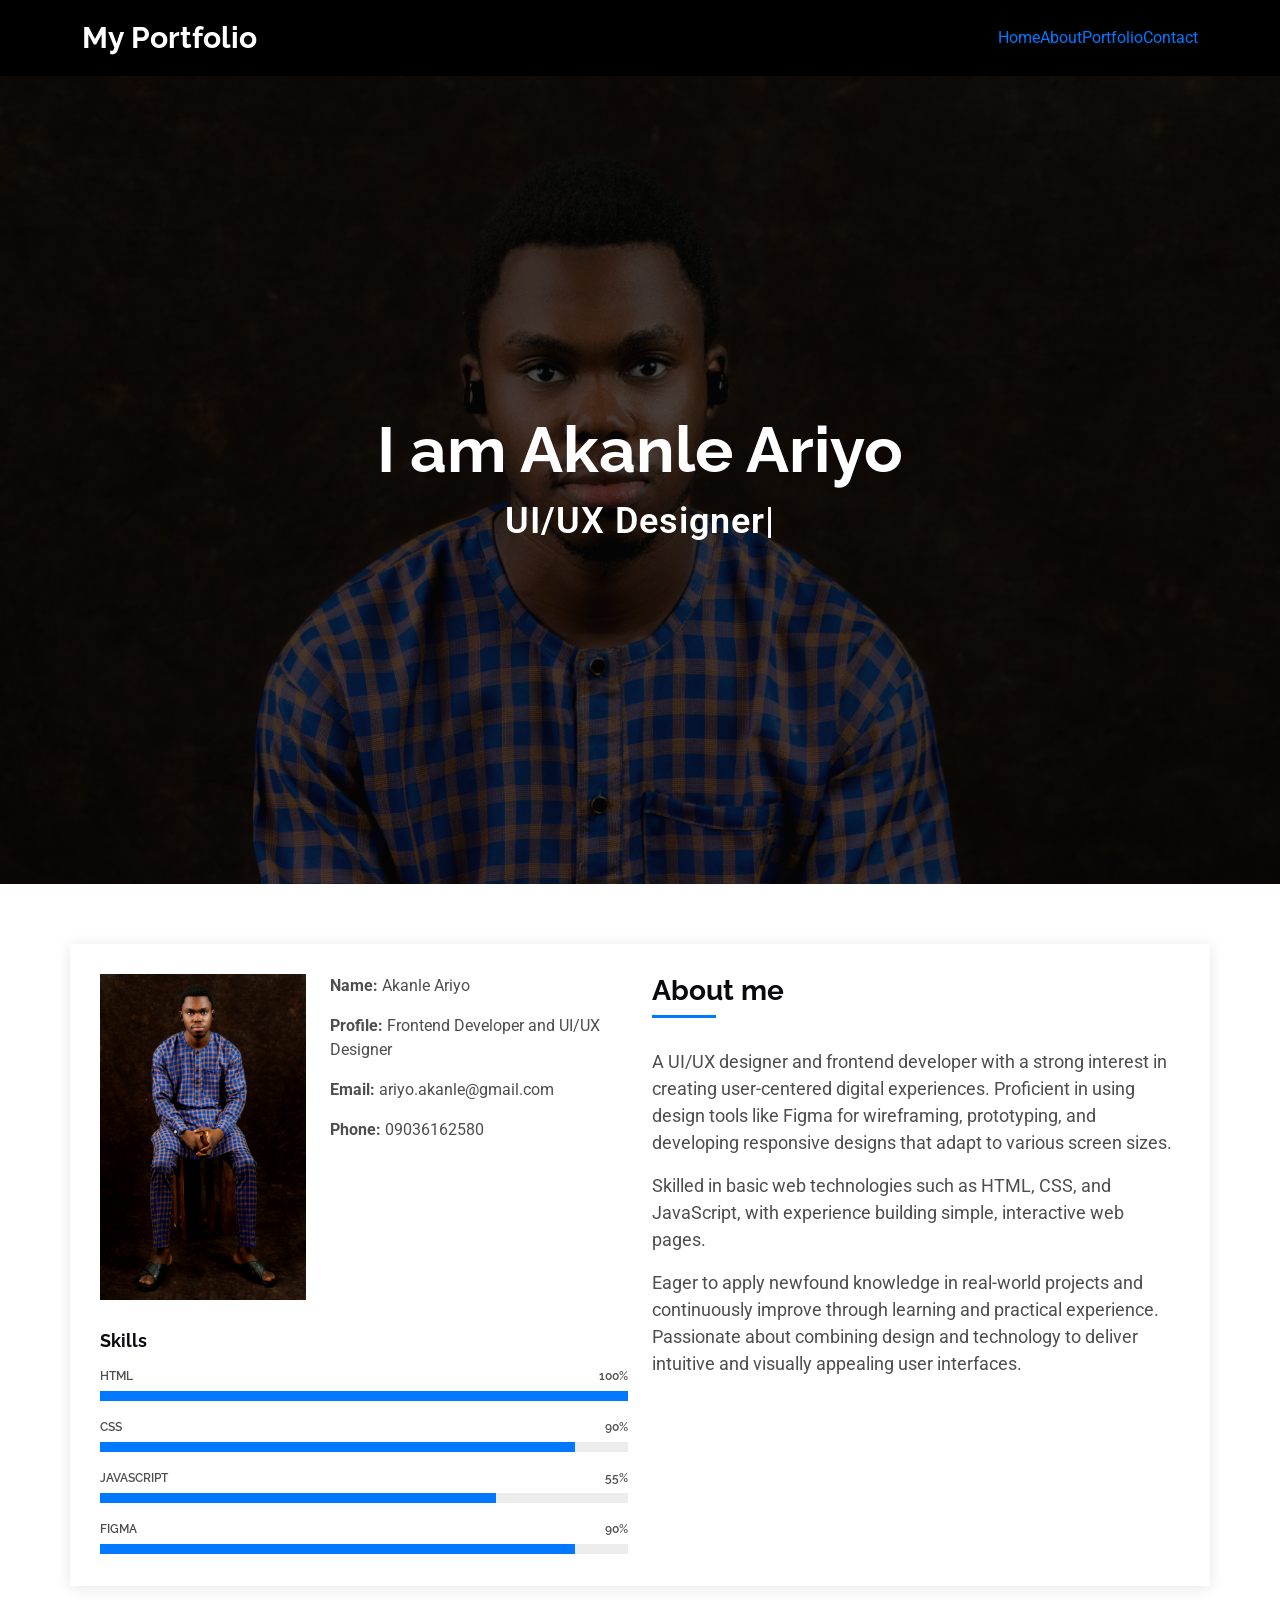
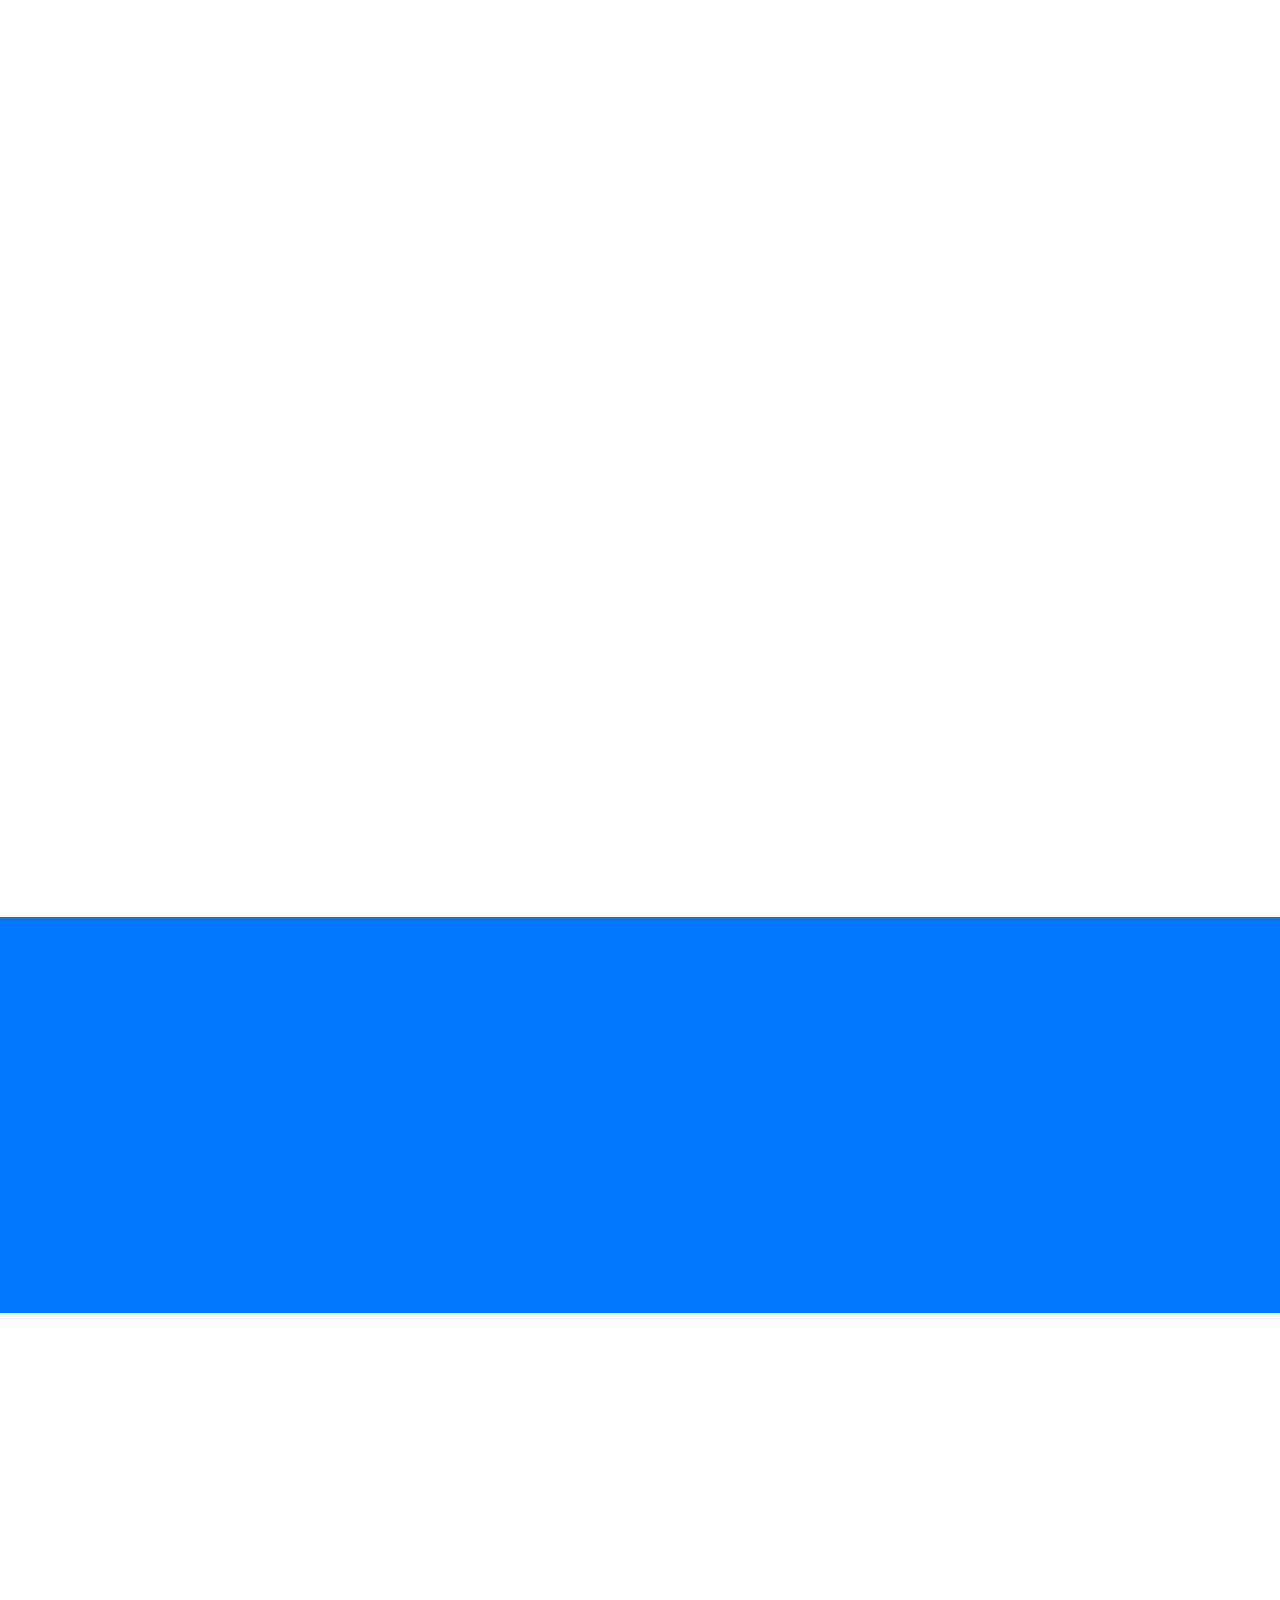
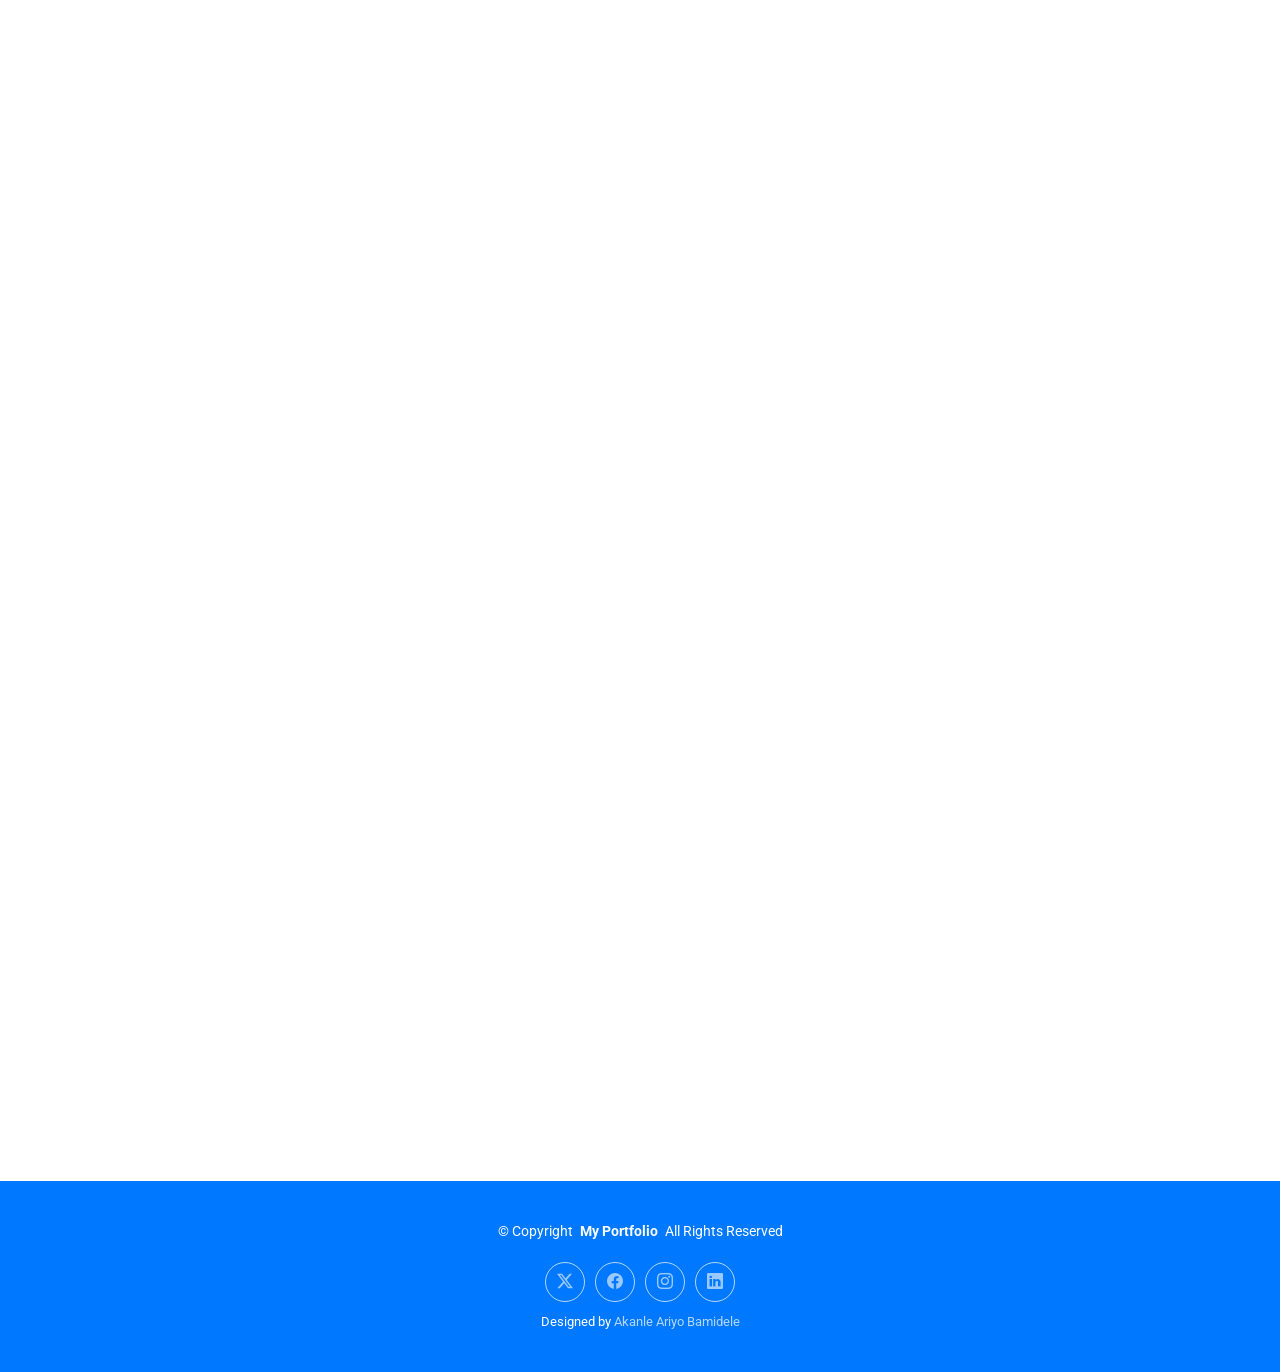
<file: index.html>
<!DOCTYPE html>
<html lang="en">

<head>
  <meta charset="utf-8">
  <meta content="width=device-width, initial-scale=1.0" name="viewport">
  <title>Index - DevFolio Bootstrap Template</title>
  <meta name="description" content="">
  <meta name="keywords" content="">

  <!-- Favicons -->
  <link href="assets/img/favicon.png" rel="icon">
  <link href="assets/img/apple-touch-icon.png" rel="apple-touch-icon">

  <!-- Fonts -->
  <link href="https://fonts.googleapis.com" rel="preconnect">
  <link href="https://fonts.gstatic.com" rel="preconnect" crossorigin>
  <link href="https://fonts.googleapis.com/css2?family=Roboto:ital,wght@0,100;0,300;0,400;0,500;0,700;0,900;1,100;1,300;1,400;1,500;1,700;1,900&family=Poppins:ital,wght@0,100;0,200;0,300;0,400;0,500;0,600;0,700;0,800;0,900;1,100;1,200;1,300;1,400;1,500;1,600;1,700;1,800;1,900&family=Raleway:ital,wght@0,100;0,200;0,300;0,400;0,500;0,600;0,700;0,800;0,900;1,100;1,200;1,300;1,400;1,500;1,600;1,700;1,800;1,900&display=swap" rel="stylesheet">

  <!-- Vendor CSS Files -->
  <link href="assets/vendor/bootstrap/css/bootstrap.min.css" rel="stylesheet">
  <link href="assets/vendor/bootstrap-icons/bootstrap-icons.css" rel="stylesheet">
  <link href="assets/vendor/aos/aos.css" rel="stylesheet">
  <link href="assets/vendor/glightbox/css/glightbox.min.css" rel="stylesheet">
  <link href="assets/vendor/swiper/swiper-bundle.min.css" rel="stylesheet">

  <!-- Main CSS File -->
  <link href="assets/css/main.css" rel="stylesheet">

  <!-- =======================================================
  * Template Name: DevFolio
  * Template URL: https://bootstrapmade.com/devfolio-bootstrap-portfolio-html-template/
  * Updated: Aug 07 2024 with Bootstrap v5.3.3
  * Author: BootstrapMade.com
  * License: https://bootstrapmade.com/license/
  ======================================================== -->
</head>

<body class="index-page">

  <header id="header" class="header d-flex align-items-center sticky-top">
    <div class="container-fluid container-xl position-relative d-flex align-items-center justify-content-between">

      <a href="index.html" class="logo d-flex align-items-center">
        <!-- Uncomment the line below if you also wish to use an image logo -->
        <!-- <img src="assets/img/logo.png" alt=""> -->
        <h1 class="sitename">My Portfolio</h1>
      </a>

      <nav id="navmenu" class="navmenu">
        <ul>
          <li><a href="#hero" class="active">Home<br></a></li>
          <li><a href="#about">About</a></li>
         
          <li><a href="#portfolio">Portfolio</a></li>
                   </li>
          <li><a href="#contact">Contact</a></li>
        </ul>
        <i class="mobile-nav-toggle d-xl-none bi bi-list"></i>
      </nav>

    </div>
  </header>

  <main class="main">

    <!-- Hero Section -->
    <section id="hero" class="hero section dark-background">

      <img src="assets/img/ariyo1.png" alt="" data-aos="fade-in">

      <div class="container d-flex flex-column align-items-center justify-content-center text-center" data-aos="fade-up" data-aos-delay="100">
        <h2>I am Akanle Ariyo</h2>
        <p><span class="typed" data-typed-items="UI/UX Designer, Frontend Developer"></span></p>
      </div>

    </section><!-- /Hero Section -->

    <!-- About Section -->
    <section id="about" class="about section">

      <div class="container" data-aos="fade-up" data-aos-delay="100">

        <div class="row gy-4">
          <div class="col-md-6">

            <div class="row justify-content-between gy-4">
              <div class="col-lg-5">
                <img src="assets/img/ariyo.jpg" class="img-fluid" alt="">
              </div>
              <div class="col-lg-7 about-info">
                <p><strong>Name: </strong> <span>Akanle Ariyo</span></p>
                <p><strong>Profile: </strong> <span>Frontend Developer and UI/UX Designer</span></p>
                <p><strong>Email: </strong> <span>ariyo.akanle@gmail.com</span></p>
                <p><strong>Phone: </strong> <span>09036162580</span></p>
              </div>
            </div>

            <div class="skills-content skills-animation">

              <h5>Skills</h5>

              <div class="progress">
                <span class="skill"><span>HTML</span> <i class="val">100%</i></span>
                <div class="progress-bar-wrap">
                  <div class="progress-bar" role="progressbar" aria-valuenow="100" aria-valuemin="0" aria-valuemax="100"></div>
                </div>
              </div><!-- End Skills Item -->

              <div class="progress">
                <span class="skill"><span>CSS</span> <i class="val">90%</i></span>
                <div class="progress-bar-wrap">
                  <div class="progress-bar" role="progressbar" aria-valuenow="90" aria-valuemin="0" aria-valuemax="100"></div>
                </div>
              </div><!-- End Skills Item -->

              <div class="progress">
                <span class="skill"><span>JavaScript</span> <i class="val">55%</i></span>
                <div class="progress-bar-wrap">
                  <div class="progress-bar" role="progressbar" aria-valuenow="75" aria-valuemin="0" aria-valuemax="100"></div>
                </div>
              </div><!-- End Skills Item -->

              
              <div class="progress">
                <span class="skill"><span>Figma</span> <i class="val">90%</i></span>
                <div class="progress-bar-wrap">
                  <div class="progress-bar" role="progressbar" aria-valuenow="90" aria-valuemin="0" aria-valuemax="100"></div>
                </div>
              </div><!-- End Skills Item -->

            </div>
          </div>

          <div class="col-md-6">
            <div class="about-me">
              <h4>About me</h4>
              <p>
                A UI/UX designer and frontend developer with a strong interest in creating user-centered digital experiences. Proficient in using design tools like Figma for wireframing, prototyping, and developing responsive designs that adapt to various screen sizes.


              </p>
              <p>
                Skilled in basic web technologies such as HTML, CSS, and JavaScript, with experience building simple, interactive web pages. 
              <p>
                Eager to apply newfound knowledge in real-world projects and continuously improve through learning and practical experience. Passionate about combining design and technology to deliver intuitive and visually appealing user interfaces.
              </p>
            </div>
          </div>
        </div>

      </div>

    </section><!-- /About Section -->

    <!-- Resume Section -->
    <section id="resume" class="resume section">

      <!-- Section Title -->
      <div class="container section-title" data-aos="fade-up">
        <h2>Resume</h2>
        
      </div><!-- End Section Title -->

      <div class="container">

        <div class="row">

          <div class="col-lg-6" data-aos="fade-up" data-aos-delay="100">
            <h3 class="resume-title">Sumary</h3>

            <div class="resume-item pb-0">
              <h4>Akanle Ariyo</h4>
              <p><em>Motivated graduate with a passion for leveraging technology to improve daily life. Eager to apply my technical skills in an entry-level software development role and explore innovative opportunities within the field.</em></p>
              <ul>
              
                <li>(+234) 903-616-2580</li>
                <li>ariyo.akanle@gmail.com</li>
              </ul>
            </div><!-- Edn Resume Item -->

            <h3 class="resume-title">Education</h3>
            <div class="resume-item">
              <h4>Bachelor of Science in Demography and Social Statistics</h4>
              <h5>2018 - 2023</h5>
              <p><em>Federal University Oye, Ekiti State</em></p>
              <p>Thesis. “Determinant of Child Abuse in Nigeria”</p>
            </div><!-- Edn Resume Item -->

            <div class="resume-item">
              <h4>National Diploma in Accounting</h4>
              <h5>2015 - 2017</h5>
              <p><em>Kwara State Polytechnic, Ilorin</em></p>
                          </div><!-- Edn Resume Item -->

          </div>

          <div class="col-lg-6" data-aos="fade-up" data-aos-delay="200">
            <h3 class="resume-title">Professional Experience</h3>
            <div class="resume-item">
              <h4>ORSTIN O' PERRI CONSULTING</h4>
              <h5>2022 - 2023</h5>
              <p><em>UI/UX Designer and Frontend Developer (Intern)</em></p>
                          <ul>
                <li>Collaborated with developers to create user-centered designs and translate them into responsive, functional web applications.</li>
                 <li> Developed user personas, wireframes, and storyboards to align design solutions with business objectives, improving user satisfaction and engagement.</li>
                 <li> Built and maintained mobile-first, responsive web applications using HTML, CSS and JavaScript, while optimizing performance through modern coding practices.</li>
                 <li> Conducted usability testing, gathered feedback, and iterated on designs, contributing to ongoing improvements in product functionality and performance.</li>
                
              </ul>
            </div><!-- Edn Resume Item -->

           

          </div>

        </div>

      </div>

    </section><!-- /Resume Section -->

    

    </section><!-- /Services Section -->

    <!-- Stats Section -->
    <section id="stats" class="stats section accent-background">

      <img src="assets/img/testimonials-bg.jpg" alt="" data-aos="fade-in">

      <div class="container position-relative" data-aos="fade-up" data-aos-delay="100">

        <div class="row gy-4">

          <div class="col-lg-3 col-md-6">
            <div class="stats-item text-center w-100 h-100">
              <span data-purecounter-start="0" data-purecounter-end="12" data-purecounter-duration="0" class="purecounter">12</span>
              <p>Clients</p>
            </div>
          </div><!-- End Stats Item -->

          <div class="col-lg-3 col-md-6">
            <div class="stats-item text-center w-100 h-100">
              <span data-purecounter-start="0" data-purecounter-end="20" data-purecounter-duration="0" class="purecounter">20</span>
              <p>Projects</p>
            </div>
          </div><!-- End Stats Item -->

          <div class="col-lg-3 col-md-6">
            <div class="stats-item text-center w-100 h-100">
              <span data-purecounter-start="0" data-purecounter-end="24" data-purecounter-duration="0" class="purecounter">24</span>
              <p>Hours Of Support</p>
            </div>
          </div><!-- End Stats Item -->

          <div class="col-lg-3 col-md-6">
            <div class="stats-item text-center w-100 h-100">
              <span data-purecounter-start="0" data-purecounter-end="32" data-purecounter-duration="0" class="purecounter">32</span>
              <p>Awards</p>
            </div>
          </div><!-- End Stats Item -->

        </div>

      </div>

    </section><!-- /Stats Section -->

    <!-- Portfolio Section -->
    <section id="portfolio" class="portfolio section">

      <!-- Section Title -->
      <div class="container section-title" data-aos="fade-up">
        <h2>Portfolio</h2>
        <p>These are the list of project that I have carried out</p>
      </div><!-- End Section Title -->

      <div class="container">

        <div class="isotope-layout" data-default-filter="*" data-layout="masonry" data-sort="original-order">

          <ul class="portfolio-filters isotope-filters" data-aos="fade-up" data-aos-delay="100">
            <li data-filter="*" class="filter-active">All</li>
            <li data-filter=".filter-app">Mobile App</li>
            <li data-filter=".filter-product">Web Design</li>
           
          </ul><!-- End Portfolio Filters -->

          <div class="row gy-4 isotope-container" data-aos="fade-up" data-aos-delay="200">

            <div class="col-lg-4 col-md-6 portfolio-item isotope-item filter-app">
              <img src="assets/img/portfolio/mock up 4.png" class="img-fluid" alt="">
              <div class="portfolio-info">
                <h4>Mobile App 1</h4>
                <p>Logistics and Ride Mobile Application</p>
                <a href="assets/img/portfolio/mock up 4.png" title="App 1" data-gallery="portfolio-gallery-app" class="glightbox preview-link"><i class="bi bi-zoom-in"></i></a>
                <a href="portfolio-details.html" title="More Details" class="details-link"><i class="bi bi-link-45deg"></i></a>
              </div>
                <a href="https://www.figma.com/proto/fIRtcqPN02D1uKfgumDey3/for-me?page-id=110%3A33&node-id=758-2057&node-type=frame&viewport=418%2C-24%2C0.04&t=VWkaloM0V5S3I6An-1&scaling=scale-down&content-scaling=fixed&starting-point-node-id=967%3A1826" class="btn-visit align-self-start">Prototype</a></li>
            </div><!-- End Portfolio Item -->

            <div class="col-lg-4 col-md-6 portfolio-item isotope-item filter-product">
              <img src="assets/img/portfolio/web design 2.png" class="img-fluid" alt="">
              <div class="portfolio-info">
                <h4>Web Design</h4>
                <p>Web Design for Logistics and Mobile App</p>
                <a href="assets/img/portfolio/web design 2.png" title="Product 1" data-gallery="portfolio-gallery-product" class="glightbox preview-link"><i class="bi bi-zoom-in"></i></a>
                <a href="portfolio-details.html" title="More Details" class="details-link"><i class="bi bi-link-45deg"></i></a>
              </div>
              <a href="https://www.figma.com/proto/oeOVBmdJaE0esVn6Vu0WqV/Untitled?page-id=444%3A691&node-id=471-696&node-type=canvas&viewport=271%2C-133%2C0.06&t=ME1itR3B8BGKNyuW-1&scaling=scale-down&content-scaling=fixed">Prototype</a></li>
            </div><!-- End Portfolio Item -->


           

            <div class="col-lg-4 col-md-6 portfolio-item isotope-item filter-app">
              <img src="assets/img/portfolio/mock up 1.png" class="img-fluid" alt="">
              <div class="portfolio-info">
                <h4>Mobile App 2</h4>
                <p>Sign in and Sign out Mobile App</p>
                <a href="assets/img/portfolio/mock up 1.png" title="App 2" data-gallery="portfolio-gallery-app" class="glightbox preview-link"><i class="bi bi-zoom-in"></i></a>
                <a href="portfolio-details.html" title="More Details" class="details-link"><i class="bi bi-link-45deg"></i></a>
              </div>
              <a href="https://www.figma.com/proto/fIRtcqPN02D1uKfgumDey3/for-me?page-id=0%3A1&node-id=3006-2397&node-type=frame&viewport=31%2C58%2C0.07&t=IJHlGTzJGNts5o8S-1&scaling=scale-down&content-scaling=fixed">Prototype</a></li>
            </div><!-- End Portfolio Item -->

           
          </div><!-- End Portfolio Container -->

        </div>

      </div>

    </section><!-- /Portfolio Section -->


   
    <!-- Contact Section -->
    <section id="contact" class="contact section">

      <!-- Section Title -->
      <div class="container section-title" data-aos="fade-up">
        <h2>Contact</h2>
      </div><!-- End Section Title -->

      <div class="container" data-aos="fade-up" data-aos-delay="100">

        <div class="info-wrap" data-aos="fade-up" data-aos-delay="200">
          <div class="row gy-5">

            <div class="col-lg-4">
              <div class="info-item d-flex align-items-center">
                <i class="bi bi-geo-alt flex-shrink-0"></i>
                <div>
                  <h3>Address</h3>
                  <p>Lagos, Nigeria</p>
                </div>
              </div>
            </div><!-- End Info Item -->

            <div class="col-lg-4">
              <div class="info-item d-flex align-items-center">
                <i class="bi bi-telephone flex-shrink-0"></i>
                <div>
                  <h3>Call Us</h3>
                  <p>+234 903 616 2580</p>
                </div>
              </div>
            </div><!-- End Info Item -->

            <div class="col-lg-4">
              <div class="info-item d-flex align-items-center">
                <i class="bi bi-envelope flex-shrink-0"></i>
                <div>
                  <h3>Email Us</h3>
                  <p>ariyo.akanle@gmail.com</p>
                </div>
              </div>
            </div><!-- End Info Item -->

          </div>
        </div>

        <form action="https://mail.google.com/mail/" method="post" class="php-email-form" data-aos="fade-up" data-aos-delay="300">
          <div class="row gy-4">

            <div class="col-md-6">
              <input type="text" name="name" class="form-control" placeholder="Your Name" required="">
            </div>

            <div class="col-md-6 ">
              <input type="email" class="form-control" name="email" placeholder="Your Email" required="">
            </div>

            <div class="col-md-12">
              <input type="text" class="form-control" name="subject" placeholder="Subject" required="">
            </div>

            <div class="col-md-12">
              <textarea class="form-control" name="message" rows="6" placeholder="Message" required=""></textarea>
            </div>

            <div class="col-md-12 text-center">
              <div class="loading">Loading</div>
              <div class="error-message"></div>
              <div class="sent-message">Your message has been sent. Thank you!</div>

              <button type="submit">Send Message</button>
            </div>

          </div>
        </form><!-- End Contact Form -->

      </div>

    </section><!-- /Contact Section -->

  </main>

  <footer id="footer" class="footer accent-background">

    <div class="container">
      <div class="copyright text-center ">
        <p>© <span>Copyright</span> <strong class="px-1 sitename">My Portfolio</strong> <span>All Rights Reserved</span></p>
      </div>
      <div class="social-links d-flex justify-content-center">
        <a href="https://x.com/iam_klasik"><i class="bi bi-twitter-x"></i></a>
        <a href="https://web.facebook.com/hareeyour"><i class="bi bi-facebook"></i></a>
        <a href="https://www.instagram.com/iam_klasik"><i class="bi bi-instagram"></i></a>
        <a href="https://www.linkedin.com/public-profile/settings?lipi=urn%3Ali%3Apage%3Ad_flagship3_profile_self_edit_contact-info%3BHt%2FyQ1KyT%2FGZGaoRvOAOzQ%3D%3D"><i class="bi bi-linkedin"></i></a>
      </div>
      <div class="credits">
        <!-- All the links in the footer should remain intact. -->
        <!-- You can delete the links only if you've purchased the pro version. -->
        <!-- Licensing information: https://bootstrapmade.com/license/ -->
        <!-- Purchase the pro version with working PHP/AJAX contact form: [buy-url] -->
        Designed by <a href="Akanle Ariyo Bamidele/">Akanle Ariyo Bamidele</a>
      </div>
    </div>

  </footer>

  <!-- Scroll Top -->
  <a href="#" id="scroll-top" class="scroll-top d-flex align-items-center justify-content-center"><i class="bi bi-arrow-up-short"></i></a>

  <!-- Preloader -->
  <div id="preloader"></div>

  <!-- Vendor JS Files -->
  <script src="assets/vendor/bootstrap/js/bootstrap.bundle.min.js"></script>
  <script src="assets/vendor/php-email-form/validate.js"></script>
  <script src="assets/vendor/aos/aos.js"></script>
  <script src="assets/vendor/typed.js/typed.umd.js"></script>
  <script src="assets/vendor/waypoints/noframework.waypoints.js"></script>
  <script src="assets/vendor/purecounter/purecounter_vanilla.js"></script>
  <script src="assets/vendor/glightbox/js/glightbox.min.js"></script>
  <script src="assets/vendor/imagesloaded/imagesloaded.pkgd.min.js"></script>
  <script src="assets/vendor/isotope-layout/isotope.pkgd.min.js"></script>
  <script src="assets/vendor/swiper/swiper-bundle.min.js"></script>

  <!-- Main JS File -->
  <script src="assets/js/main.js"></script>

</body>

</html>
</file>
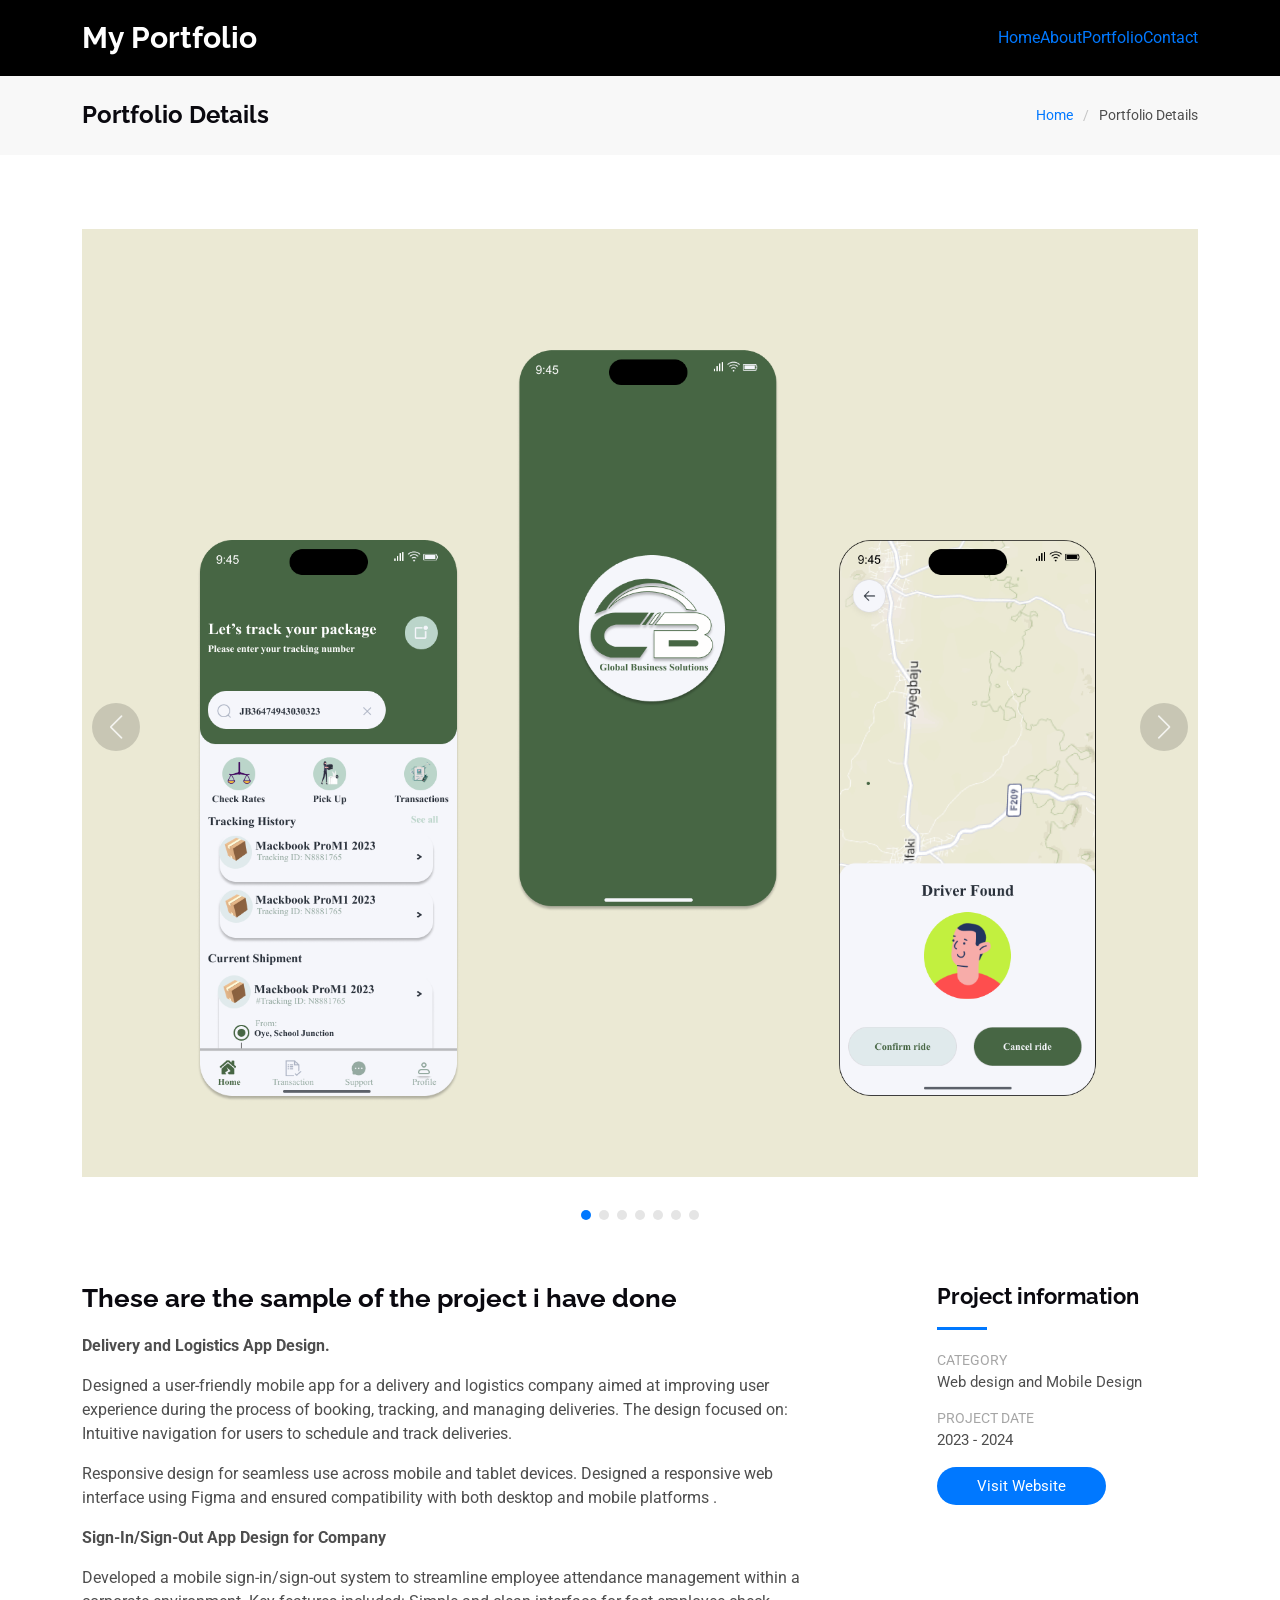
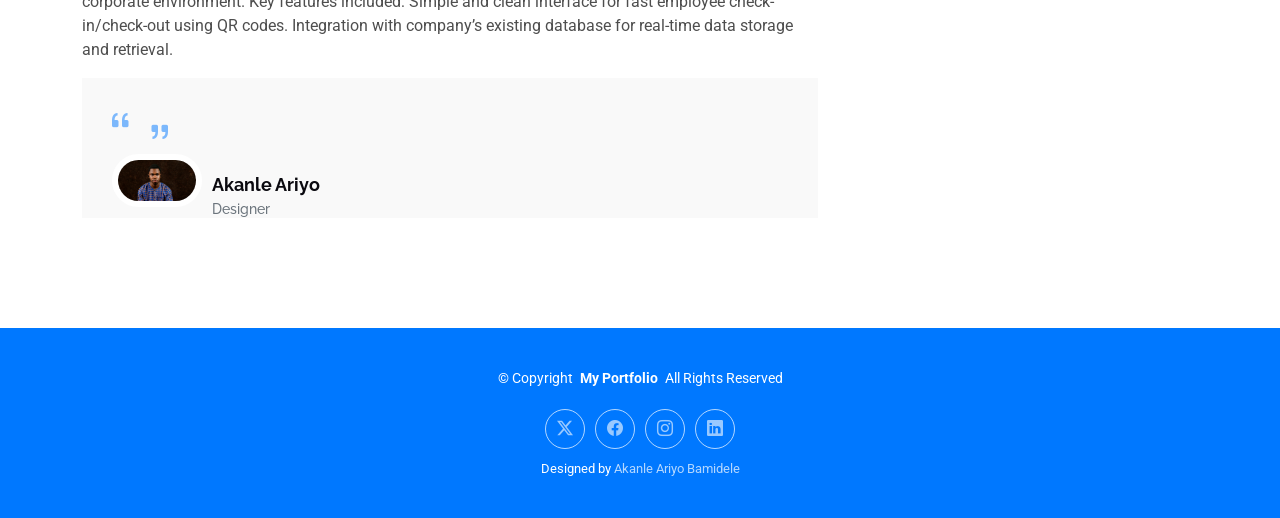
<file: portfolio-details.html>
<!DOCTYPE html>
<html lang="en">

<head>
  <meta charset="utf-8">
  <meta content="width=device-width, initial-scale=1.0" name="viewport">
  <title>Portfolio Details - DevFolio Bootstrap Template</title>
  <meta name="description" content="">
  <meta name="keywords" content="">

  <!-- Favicons -->
  <link href="assets/img/favicon.png" rel="icon">
  <link href="assets/img/apple-touch-icon.png" rel="apple-touch-icon">

  <!-- Fonts -->
  <link href="https://fonts.googleapis.com" rel="preconnect">
  <link href="https://fonts.gstatic.com" rel="preconnect" crossorigin>
  <link href="https://fonts.googleapis.com/css2?family=Roboto:ital,wght@0,100;0,300;0,400;0,500;0,700;0,900;1,100;1,300;1,400;1,500;1,700;1,900&family=Poppins:ital,wght@0,100;0,200;0,300;0,400;0,500;0,600;0,700;0,800;0,900;1,100;1,200;1,300;1,400;1,500;1,600;1,700;1,800;1,900&family=Raleway:ital,wght@0,100;0,200;0,300;0,400;0,500;0,600;0,700;0,800;0,900;1,100;1,200;1,300;1,400;1,500;1,600;1,700;1,800;1,900&display=swap" rel="stylesheet">

  <!-- Vendor CSS Files -->
  <link href="assets/vendor/bootstrap/css/bootstrap.min.css" rel="stylesheet">
  <link href="assets/vendor/bootstrap-icons/bootstrap-icons.css" rel="stylesheet">
  <link href="assets/vendor/aos/aos.css" rel="stylesheet">
  <link href="assets/vendor/glightbox/css/glightbox.min.css" rel="stylesheet">
  <link href="assets/vendor/swiper/swiper-bundle.min.css" rel="stylesheet">

  <!-- Main CSS File -->
  <link href="assets/css/main.css" rel="stylesheet">

  <!-- =======================================================
  * Template Name: DevFolio
  * Template URL: https://bootstrapmade.com/devfolio-bootstrap-portfolio-html-template/
  * Updated: Aug 07 2024 with Bootstrap v5.3.3
  * Author: BootstrapMade.com
  * License: https://bootstrapmade.com/license/
  ======================================================== -->
</head>

<body class="portfolio-details-page">

  <header id="header" class="header d-flex align-items-center sticky-top">
    <div class="container-fluid container-xl position-relative d-flex align-items-center justify-content-between">

      <a href="index.html" class="logo d-flex align-items-center">
        <!-- Uncomment the line below if you also wish to use an image logo -->
        <!-- <img src="assets/img/logo.png" alt=""> -->
        <h1 class="sitename">My Portfolio</h1>
      </a>
      <nav id="navmenu" class="navmenu">
        <ul>
          <li><a href="index.html" class="active">Home<br></a></li>
          <li><a href="index.html#about">About</a></li>
         
          <li><a href="index.html#portfolio">Portfolio</a></li>
                   </li>
          <li><a href="index.html#contact">Contact</a></li>
        </ul>
        <i class="mobile-nav-toggle d-xl-none bi bi-list"></i>
      </nav>


    </div>
  </header>

  <main class="main">

    <!-- Page Title -->
    <div class="page-title" data-aos="fade">
      <div class="container d-lg-flex justify-content-between align-items-center">
        <h1 class="mb-2 mb-lg-0">Portfolio Details</h1>
        <nav class="breadcrumbs">
          <ol>
            <li><a href="index.html">Home</a></li>
            <li class="current">Portfolio Details</li>
          </ol>
        </nav>
      </div>
    </div><!-- End Page Title -->

    <!-- Portfolio Details Section -->
    <section id="portfolio-details" class="portfolio-details section">

      <div class="container" data-aos="fade-up">

        <div class="portfolio-details-slider swiper init-swiper">
          <script type="application/json" class="swiper-config">
            {
              "loop": true,
              "speed": 600,
              "autoplay": {
                "delay": 5000
              },
              "slidesPerView": "auto",
              "navigation": {
                "nextEl": ".swiper-button-next",
                "prevEl": ".swiper-button-prev"
              },
              "pagination": {
                "el": ".swiper-pagination",
                "type": "bullets",
                "clickable": true
              }
            }
          </script>
          <div class="swiper-wrapper align-items-center">

            <div class="swiper-slide">
              <img src="assets/img/portfolio/mock up 4.png" alt="">
            </div>

            <div class="swiper-slide">
              <img src="assets/img/portfolio/web design 2.png" alt="">
            </div>

            <div class="swiper-slide">
              <img src="assets/img/portfolio/mock up 1.png" alt="">
            </div>
            <div class="swiper-slide">
              <img src="assets/img/portfolio/mock up 3.png" alt="">
            </div>
            <div class="swiper-slide">
              <img src="assets/img/portfolio/mock up 2.png" alt="">
            </div>

            <div class="swiper-slide">
              <img src="assets/img/portfolio/mock up 5.png" alt="">
            </div>
            <div class="swiper-slide">
              <img src="assets/img/portfolio/web design.png" alt="">
            </div>

          </div>
          <div class="swiper-button-prev"></div>
          <div class="swiper-button-next"></div>
          <div class="swiper-pagination"></div>
        </div>

        <div class="row justify-content-between gy-4 mt-4">

          <div class="col-lg-8" data-aos="fade-up">
            <div class="portfolio-description">
              <h2>These are the sample of the project i have done</h2>
              <p>
               <strong> Delivery and Logistics App Design.</strong></p>
                <p>Designed a user-friendly mobile app for a delivery and logistics company aimed at improving user experience during the process of booking, tracking, and managing deliveries. The design focused on:
Intuitive navigation for users to schedule and track deliveries.</p>

Responsive design for seamless use across mobile and tablet devices.
Designed a responsive web interface using Figma and ensured compatibility with both desktop and mobile platforms
.

              </p>
              <p>
                <strong>Sign-In/Sign-Out App Design for Company </strong>
              </p><p>Developed a mobile sign-in/sign-out system to streamline employee attendance management within a corporate environment. Key features included:
                Simple and clean interface for fast employee check-in/check-out using QR codes.
                Integration with company’s existing database for real-time data storage and retrieval.
              </p>

              <div class="testimonial-item">
                <p>
                  <i class="bi bi-quote quote-icon-left"></i>
                  
                  <i class="bi bi-quote quote-icon-right"></i>
                </p>
                <div>
                  <img src="assets/img/testimonials/ariyo1.png" class="testimonial-img" alt="">
                  <h3>Akanle Ariyo</h3>
                  <h4>Designer</h4>
                </div>
              </div>

        

            </div>
          </div>

          <div class="col-lg-3" data-aos="fade-up" data-aos-delay="100">
            <div class="portfolio-info">
              <h3>Project information</h3>
              <ul>
                <li><strong>Category</strong> Web design and Mobile Design</li>
                            <li><strong>Project date</strong> 2023 - 2024</li>
                                <li><a href="https://thecbworld.com/index" class="btn-visit align-self-start">Visit Website</a></li>
              </ul>
            </div>
          </div>

        </div>

      </div>

    </section><!-- /Portfolio Details Section -->

  </main>

  <footer id="footer" class="footer accent-background">

    <div class="container">
      <div class="copyright text-center ">
        <p>© <span>Copyright</span> <strong class="px-1 sitename">My Portfolio</strong> <span>All Rights Reserved</span></p>
      </div>
      <div class="social-links d-flex justify-content-center">
        <a href="https://x.com/iam_klasik"><i class="bi bi-twitter-x"></i></a>
        <a href="https://web.facebook.com/hareeyour"><i class="bi bi-facebook"></i></a>
        <a href="https://www.instagram.com/iam_klasik"><i class="bi bi-instagram"></i></a>
        <a href="https://www.linkedin.com/public-profile/settings?lipi=urn%3Ali%3Apage%3Ad_flagship3_profile_self_edit_contact-info%3BHt%2FyQ1KyT%2FGZGaoRvOAOzQ%3D%3D"><i class="bi bi-linkedin"></i></a>
      </div>
      <div class="credits">
        <!-- All the links in the footer should remain intact. -->
        <!-- You can delete the links only if you've purchased the pro version. -->
        <!-- Licensing information: https://bootstrapmade.com/license/ -->
        <!-- Purchase the pro version with working PHP/AJAX contact form: [buy-url] -->
        Designed by <a href="Akanle Ariyo Bamidele/">Akanle Ariyo Bamidele</a>
      </div>
    </div>

  </footer>

  <!-- Scroll Top -->
  <a href="#" id="scroll-top" class="scroll-top d-flex align-items-center justify-content-center"><i class="bi bi-arrow-up-short"></i></a>

  <!-- Preloader -->
  <div id="preloader"></div>

  <!-- Vendor JS Files -->
  <script src="assets/vendor/bootstrap/js/bootstrap.bundle.min.js"></script>
  <script src="assets/vendor/php-email-form/validate.js"></script>
  <script src="assets/vendor/aos/aos.js"></script>
  <script src="assets/vendor/typed.js/typed.umd.js"></script>
  <script src="assets/vendor/waypoints/noframework.waypoints.js"></script>
  <script src="assets/vendor/purecounter/purecounter_vanilla.js"></script>
  <script src="assets/vendor/glightbox/js/glightbox.min.js"></script>
  <script src="assets/vendor/imagesloaded/imagesloaded.pkgd.min.js"></script>
  <script src="assets/vendor/isotope-layout/isotope.pkgd.min.js"></script>
  <script src="assets/vendor/swiper/swiper-bundle.min.js"></script>

  <!-- Main JS File -->
  <script src="assets/js/main.js"></script>

</body>

</html>
</file>
<file: assets/css/main.css>
/**
* Template Name: DevFolio
* Template URL: https://bootstrapmade.com/devfolio-bootstrap-portfolio-html-template/
* Updated: Aug 07 2024 with Bootstrap v5.3.3
* Author: BootstrapMade.com
* License: https://bootstrapmade.com/license/
*/

/*--------------------------------------------------------------
# Font & Color Variables
# Help: https://bootstrapmade.com/color-system/
--------------------------------------------------------------*/
/* Fonts */
:root {
  --default-font: "Roboto",  system-ui, -apple-system, "Segoe UI", Roboto, "Helvetica Neue", Arial, "Noto Sans", "Liberation Sans", sans-serif, "Apple Color Emoji", "Segoe UI Emoji", "Segoe UI Symbol", "Noto Color Emoji";
  --heading-font: "Raleway",  sans-serif;
  --nav-font: "Poppins",  sans-serif;
}

/* Global Colors - The following color variables are used throughout the website. Updating them here will change the color scheme of the entire website */
:root { 
  --background-color: #ffffff; /* Background color for the entire website, including individual sections */
  --default-color: #4e4e4e; /* Default color used for the majority of the text content across the entire website */
  --heading-color: #0a090f; /* Color for headings, subheadings and title throughout the website */
  --accent-color: #0078ff; /* Accent color that represents your brand on the website. It's used for buttons, links, and other elements that need to stand out */
  --surface-color: #ffffff; /* The surface color is used as a background of boxed elements within sections, such as cards, icon boxes, or other elements that require a visual separation from the global background. */
  --contrast-color: #ffffff; /* Contrast color for text, ensuring readability against backgrounds of accent, heading, or default colors. */
}

/* Nav Menu Colors - The following color variables are used specifically for the navigation menu. They are separate from the global colors to allow for more customization options */
:root {
  --nav-color: #ffffff;  /* The default color of the main navmenu links */
  --nav-hover-color: #ffffff; /* Applied to main navmenu links when they are hovered over or active */
  --nav-mobile-background-color: #ffffff; /* Used as the background color for mobile navigation menu */
  --nav-dropdown-background-color: #ffffff; /* Used as the background color for dropdown items that appear when hovering over primary navigation items */
  --nav-dropdown-color: #212529; /* Used for navigation links of the dropdown items in the navigation menu. */
  --nav-dropdown-hover-color: #0078ff; /* Similar to --nav-hover-color, this color is applied to dropdown navigation links when they are hovered over. */
}

/* Color Presets - These classes override global colors when applied to any section or element, providing reuse of the sam color scheme. */

.light-background {
  --background-color: #f9f9f9;
  --surface-color: #ffffff;
}

.dark-background {
  --background-color: #060606;
  --default-color: #ffffff;
  --heading-color: #ffffff;
  --surface-color: #252525;
  --contrast-color: #ffffff;
}

.accent-background {
  --background-color: #0078ff;
  --default-color: #ffffff;
  --heading-color: #ffffff;
  --accent-color: #ffffff;
  --surface-color: #3393ff;
  --contrast-color: #ffffff;
}

/* Smooth scroll */
:root {
  scroll-behavior: smooth;
}

/*--------------------------------------------------------------
# General Styling & Shared Classes
--------------------------------------------------------------*/
body {
  color: var(--default-color);
  background-color: var(--background-color);
  font-family: var(--default-font);
}

a {
  color: var(--accent-color);
  text-decoration: none;
  transition: 0.3s;
}

a:hover {
  color: color-mix(in srgb, var(--accent-color), transparent 25%);
  text-decoration: none;
}

h1,
h2,
h3,
h4,
h5,
h6 {
  color: var(--heading-color);
  font-family: var(--heading-font);
}

/* PHP Email Form Messages
------------------------------*/
.php-email-form .error-message {
  display: none;
  background: #df1529;
  color: #ffffff;
  text-align: left;
  padding: 15px;
  margin-bottom: 24px;
  font-weight: 600;
}

.php-email-form .sent-message {
  display: none;
  color: #ffffff;
  background: #059652;
  text-align: center;
  padding: 15px;
  margin-bottom: 24px;
  font-weight: 600;
}

.php-email-form .loading {
  display: none;
  background: var(--surface-color);
  text-align: center;
  padding: 15px;
  margin-bottom: 24px;
}

.php-email-form .loading:before {
  content: "";
  display: inline-block;
  border-radius: 50%;
  width: 24px;
  height: 24px;
  margin: 0 10px -6px 0;
  border: 3px solid var(--accent-color);
  border-top-color: var(--surface-color);
  animation: php-email-form-loading 1s linear infinite;
}

@keyframes php-email-form-loading {
  0% {
    transform: rotate(0deg);
  }

  100% {
    transform: rotate(360deg);
  }
}

/*--------------------------------------------------------------
# Global Header
--------------------------------------------------------------*/
.header {
  --background-color: #000000;
  --default-color: #ffffff;
  --heading-color: #ffffff;
  color: var(--default-color);
  background-color: var(--background-color);
  padding: 20px 0;
  transition: all 0.5s;
  z-index: 997;
}

.header .logo {
  line-height: 1;
}

.header .logo img {
  max-height: 32px;
  margin-right: 8px;
}

.header .logo h1 {
  font-size: 30px;
  margin: 0;
  font-weight: 700;
  color: var(--heading-color);
}

.scrolled .header {
  box-shadow: 0px 0 18px rgba(0, 0, 0, 0.1);
}

/*--------------------------------------------------------------
# Navigation Menu
--------------------------------------------------------------*/
/* Desktop Navigation */
@media (min-width: 1200px) {
  .navmenu {
    padding: 0;
  }

  .navmenu ul {
    margin: 0;
    padding: 0;
    display: flex;
    list-style: none;
    align-items: center;
  }

  .navmenu li {
    position: relative;
  }
light-background {
  --background-color: #f9f9f9;
  --surface-color: #ffffff;
}

.dark-background {
  --background-color: #060606;
  --default-color: #ffffff;
  --heading-color: #ffffff;
  --surface-color: #252525;
  --contrast-color: #ffffff;
}

.accent-background {
  --background-color: #0078ff;
  --default-color: #ffffff;
  --heading-color: #ffffff;
  --accent-color: #ffffff;
  --surface-color: #3393ff;
  --contrast-color: #ffffff;
}

/* Smooth scroll */
:root {
  scroll-behavior: smooth;
}

/*--------------------------------------------------------------
# General Styling & Shared Classes
--------------------------------------------------------------*/
body {
  color: var(--default-color);
  background-color: var(--background-color);
  font-family: var(--default-font);
}

a {
  color: var(--accent-color);
  text-decoration: none;
  transition: 0.3s;
}

a:hover {
  color: color-mix(in srgb, var(--accent-color), transparent 25%);
  text-decoration: none;
}

h1,
h2,
h3,
h4,
h5,
h6 {
  color: var(--heading-color);
  font-family: var(--heading-font);
}

/* PHP Email Form Messages
------------------------------*/
.php-email-form .error-message {
  display: none;
  background: #df1529;
  color: #ffffff;
  text-align: left;
  padding: 15px;
  margin-bottom: 24px;
  font-weight: 600;
}

.php-email-form .sent-message {
  display: none;
  color: #ffffff;
  background: #059652;
  text-align: center;
  padding: 15px;
  margin-bottom: 24px;
  font-weight: 600;
}

.php-email-form .loading {
  display: none;
  background: var(--surface-color);
  text-align: center;
  padding: 15px;
  margin-bottom: 24px;
}

.php-email-form .loading:before {
  content: "";
  display: inline-block;
  border-radius: 50%;
  width: 24px;
  height: 24px;
  margin: 0 10px -6px 0;
  border: 3px solid var(--accent-color);
  border-top-color: var(--surface-color);
  animation: php-email-form-loading 1s linear infinite;
}

@keyframes php-email-form-loading {
  0% {
    transform: rotate(0deg);
  }

  100% {
    transform: rotate(360deg);
  }
}

/*--------------------------------------------------------------
# Global Header
--------------------------------------------------------------*/
.header {
  --background-color: #000000;
  --default-color: #ffffff;
  --heading-color: #ffffff;
  color: var(--default-color);
  background-color: var(--background-color);
  padding: 20px 0;
  transition: all 0.5s;
  z-index: 997;
}

.header .logo {
  line-height: 1;
}

.header .logo img {
  max-height: 32px;
  margin-right: 8px;
}

.header .logo h1 {
  font-size: 30px;
  margin: 0;
  font-weight: 700;
  color: var(--heading-color);
}

.scrolled .header {
  box-shadow: 0px 0 18px rgba(0, 0, 0, 0.1);
}

/*--------------------------------------------------------------
# Navigation Menu
--------------------------------------------------------------*/
/* Desktop Navigation */
@media (min-width: 1200px) {
  .navmenu {
    padding: 0;
  }

  .navmenu ul {
    margin: 0;
    padding: 0;
    display: flex;
    list-style: none;
    align-items: center;
  }

  .navmenu li {
    position: relative;
  
  .navmenu>ul>li {
    white-space: nowrap;
    padding: 15px 14px;
  }

  .navmenu>ul>li:last-child {
    padding-right: 0;
  }

  .navmenu a,
  .navmenu a:focus {
    color: var(--nav-color);
    font-size: 15px;
    padding: 0 2px;
    font-family: var(--nav-font);
    font-weight: 400;
    display: flex;
    align-items: center;
    justify-content: space-between;
    white-space: nowrap;
    transition: 0.3s;
    position: relative;
  }

  .navmenu a i,
  .navmenu a:focus i {
    font-size: 12px;
    line-height: 0;
    margin-left: 5px;
    transition: 0.3s;
  }

  .navmenu>ul>li>a:before {
    content: "";
    position: absolute;
    width: 100%;
    height: 2px;
    bottom: -6px;
    left: 0;
    background-color: var(--nav-hover-color);
    visibility: hidden;
    width: 0px;
    transition: all 0.3s ease-in-out 0s;
  }

  .navmenu a:hover:before,
  .navmenu li:hover>a:before,
  .navmenu .active:before {
    visibility: visible;
    width: 100%;
  }

  .navmenu li:hover>a,
  .navmenu .active,
  .navmenu .active:focus {
    color: var(--nav-hover-color);
  }

  .navmenu .dropdown ul {
    margin: 0;
    padding: 10px 0;
    background: var(--nav-dropdown-background-color);
    display: block;
    position: absolute;
    visibility: hidden;
    left: 14px;
    top: 130%;
    opacity: 0;
    transition: 0.3s;
    border-radius: 4px;
    z-index: 99;
    box-shadow: 0px 0px 30px rgba(0, 0, 0, 0.1);
  }

  .navmenu .dropdown ul li {
    min-width: 200px;
  }

  .navmenu .dropdown ul a {
    padding: 10px 20px;
    font-size: 15px;
    text-transform: none;
    color: var(--nav-dropdown-color);
  }

  .navmenu .dropdown ul a i {
    font-size: 12px;
  }

  .navmenu .dropdown ul a:hover,
  .navmenu .dropdown ul .active:hover,
  .navmenu .dropdown ul li:hover>a {
    color: var(--nav-dropdown-hover-color);
  }

  .navmenu .dropdown:hover>ul {
    opacity: 1;
    top: 100%;
    visibility: visible;
  }

  .navmenu .dropdown .dropdown ul {
    top: 0;
    left: -90%;
    visibility: hidden;
  }

  .navmenu .dropdown .dropdown:hover>ul {
    opacity: 1;
    top: 0;
    left: -100%;
    visibility: visible;
  }
}

/* Mobile Navigation */
@media (max-width: 1199px) {
  .mobile-nav-toggle {
    color: var(--nav-color);
    font-size: 28px;
    line-height: 0;
    margin-right: 10px;
    cursor: pointer;
    transition: color 0.3s;
  }

  .navmenu {
    padding: 0;
    z-index: 9997;
  }

  .navmenu ul {
    display: none;
    list-style: none;
    position: absolute;
    inset: 60px 20px 20px 20px;
    padding: 10px 0;
    margin: 0;
    border-radius: 6px;
    background-color: var(--nav-mobile-background-color);
    border: 1px solid color-mix(in srgb, var(--default-color), transparent 90%);
    box-shadow: none;
    overflow-y: auto;
    transition: 0.3s;
    z-index: 9998;
  }

  .navmenu a,
  .navmenu a:focus {
    color: var(--nav-dropdown-color);
    padding: 10px 20px;
    font-family: var(--nav-font);
    font-size: 17px;
    font-weight: 500;
    display: flex;
    align-items: center;
    justify-content: space-between;
    white-space: nowrap;
    transition: 0.3s;
  }

  .navmenu a i,
  .navmenu a:focus i {
    font-size: 12px;
    line-height: 0;
    margin-left: 5px;
    width: 30px;
    height: 30px;
    display: flex;
    align-items: center;
    justify-content: center;
    border-radius: 50%;
    transition: 0.3s;
    background-color: color-mix(in srgb, var(--accent-color), transparent 90%);
  }

  .navmenu a i:hover,
  .navmenu a:focus i:hover {
    background-color: var(--accent-color);
    color: var(--contrast-color);
  }

  .navmenu a:hover,
  .navmenu .active,
  .navmenu .active:focus {
    color: var(--nav-dropdown-hover-color);
  }

  .navmenu .active i,
  .navmenu .active:focus i {
    background-color: var(--accent-color);
    color: var(--contrast-color);
    transform: rotate(180deg);
  }

  .navmenu .dropdown ul {
    position: static;
    display: none;
    z-index: 99;
    padding: 10px 0;
    margin: 10px 20px;
    background-color: var(--nav-dropdown-background-color);
    transition: all 0.5s ease-in-out;
  }

  .navmenu .dropdown ul ul {
    background-color: rgba(33, 37, 41, 0.1);
  }

  .navmenu .dropdown>.dropdown-active {
    display: block;
    background-color: rgba(33, 37, 41, 0.03);
  }

  .mobile-nav-active {
    overflow: hidden;
  }

  .mobile-nav-active .mobile-nav-toggle {
    color: #fff;
    position: absolute;
    font-size: 32px;
    top: 15px;
    right: 15px;
    margin-right: 0;
    z-index: 9999;
  }

  .mobile-nav-active .navmenu {
    position: fixed;
    overflow: hidden;
    inset: 0;
    background: rgba(33, 37, 41, 0.8);
    transition: 0.3s;
  }

  .mobile-nav-active .navmenu>ul {
    display: block;
  }
}

/*--------------------------------------------------------------
# Global Footer
--------------------------------------------------------------*/
.footer {
  color: var(--default-color);
  background-color: var(--background-color);
  font-size: 14px;
  padding: 40px 0;
  position: relative;
}

.footer .copyright p {
  margin-bottom: 0;
}

.footer .social-links {
  margin-top: 20px;
}

.footer .social-links a {
  display: flex;
  align-items: center;
  justify-content: center;
  width: 40px;
  height: 40px;
  border-radius: 50%;
  border: 1px solid color-mix(in srgb, var(--default-color), transparent 30%);
  font-size: 16px;
  color: color-mix(in srgb, var(--default-color), transparent 40%);
  margin: 0 5px;
  transition: 0.3s;
}

.footer .social-links a:hover {
  color: var(--default-color);
  border-color: var(--default-color);
}

.footer .credits {
  margin-top: 10px;
  font-size: 13px;
  text-align: center;
}

.footer .credits a {
  color: color-mix(in srgb, var(--default-color), transparent 30%);
}

/*--------------------------------------------------------------
# Preloader
--------------------------------------------------------------*/
#preloader {
  position: fixed;
  inset: 0;
  z-index: 999999;
  overflow: hidden;
  background: var(--background-color);
  transition: all 0.6s ease-out;
}

#preloader:before {
  content: "";
  position: fixed;
  top: calc(50% - 30px);
  left: calc(50% - 30px);
  border: 6px solid #ffffff;
  border-color: var(--accent-color) transparent var(--accent-color) transparent;
  border-radius: 50%;
  width: 60px;
  height: 60px;
  animation: animate-preloader 1.5s linear infinite;
}

@keyframes animate-preloader {
  0% {
    transform: rotate(0deg);
  }

  100% {
    transform: rotate(360deg);
  }
}

/*--------------------------------------------------------------
# Scroll Top Button
--------------------------------------------------------------*/
.scroll-top {
  position: fixed;
  visibility: hidden;
  opacity: 0;
  right: 15px;
  bottom: -15px;
  z-index: 99999;
  background-color: var(--accent-color);
  width: 44px;
  height: 44px;
  border-radius: 50px;
  transition: all 0.4s;
}

.scroll-top i {
  font-size: 24px;
  color: var(--contrast-color);
  line-height: 0;
}

.scroll-top:hover {
  background-color: color-mix(in srgb, var(--accent-color), transparent 20%);
  color: var(--contrast-color);
}

.scroll-top.active {
  visibility: visible;
  opacity: 1;
  bottom: 15px;
}

/*--------------------------------------------------------------
# Disable aos animation delay on mobile devices
--------------------------------------------------------------*/
@media screen and (max-width: 768px) {
  [data-aos-delay] {
    transition-delay: 0 !important;
  }
}

/*--------------------------------------------------------------
# Global Page Titles & Breadcrumbs
--------------------------------------------------------------*/
.page-title {
  --background-color: color-mix(in srgb, var(--default-color), transparent 96%);
  color: var(--default-color);
  background-color: var(--background-color);
  padding: 25px 0;
  position: relative;
}

.page-title h1 {
  font-size: 24px;
  font-weight: 700;
}

.page-title .breadcrumbs ol {
  display: flex;
  flex-wrap: wrap;
  list-style: none;
  padding: 0;
  margin: 0;
  font-size: 14px;
  font-weight: 400;
}

.page-title .breadcrumbs ol li+li {
  padding-left: 10px;
}

.page-title .breadcrumbs ol li+li::before {
  content: "/";
  display: inline-block;
  padding-right: 10px;
  color: color-mix(in srgb, var(--default-color), transparent 70%);
}

/*--------------------------------------------------------------
# Global Sections
--------------------------------------------------------------*/
section,
.section {
  color: var(--default-color);
  background-color: var(--background-color);
  padding: 60px 0;
  scroll-margin-top: 92px;
  overflow: clip;
}

@media (max-width: 1199px) {

  section,
  .section {
    scroll-margin-top: 76px;
  }
}

/*--------------------------------------------------------------
# Global Section Titles
--------------------------------------------------------------*/
.section-title {
  text-align: center;
  padding-bottom: 60px;
  position: relative;
}

.section-title h2 {
  font-size: 32px;
  font-weight: 700;
  margin-bottom: 20px;
  padding-bottom: 20px;
  position: relative;
}

.section-title h2:after {
  content: "";
  position: absolute;
  display: block;
  width: 50px;
  height: 3px;
  background: var(--accent-color);
  left: 0;
  right: 0;
  bottom: 0;
  margin: auto;
}

.section-title p {
  margin-bottom: 0;
}

/*--------------------------------------------------------------
# Hero Section
--------------------------------------------------------------*/
.hero {
  width: 100%;
  min-height: calc(100vh - 92px);
  position: relative;
  padding: 60px 0;
  display: flex;
  align-items: center;
  justify-content: center;
}

.hero img {
  position: absolute;
  inset: 0;
  display: block;
  width: 100%;
  height: 100%;
  object-fit: cover;
  z-index: 1;
}

.hero:before {
  content: "";
  background: color-mix(in srgb, var(--background-color), transparent 30%);
  position: absolute;
  inset: 0;
  z-index: 2;
}

.hero .container {
  position: relative;
  z-index: 3;
}

.hero h2 {
  margin: 0;
  font-size: 64px;
  font-weight: 700;
}

.hero p {
  margin: 5px 0 0 0;
  font-size: 36px;
  font-weight: 600;
}

.hero p span {
  letter-spacing: 1px;
}

@media (max-width: 768px) {
  .hero h2 {
    font-size: 32px;
  }

  .hero p {
    font-size: 20px;
  }
}

/*--------------------------------------------------------------
# About Section
--------------------------------------------------------------*/
.about .container {
  background-color: var(--surface-color);
  box-shadow: 0px 2px 15px rgba(0, 0, 0, 0.1);
  padding: 30px;
}

.about .skills-content h5 {
  font-size: 18px;
  font-weight: 700;
  margin: 30px 0 15px 0;
}

.about .progress {
  height: 36px;
  display: block;
  background: none;
  border-radius: 0;
  margin-top: 15px;
}

.about .progress .skill {
  color: var(--default-color);
  padding: 0;
  margin: 0 0 6px 0;
  text-transform: uppercase;
  display: block;
  font-weight: 600;
  font-family: var(--heading-font);
}

.about .progress .skill .val {
  float: right;
  font-style: normal;
}

.about .progress-bar-wrap {
  background: color-mix(in srgb, var(--default-color), transparent 90%);
  height: 10px;
}

.about .progress-bar {
  width: 1px;
  height: 10px;
  transition: 0.9s;
  background-color: var(--accent-color);
}

.about .about-me h4 {
  font-size: 28px;
  position: relative;
  padding-bottom: 10px;
  margin-bottom: 30px;
  font-weight: 700;
}

.about .about-me h4:after {
  content: "";
  position: absolute;
  display: block;
  width: 64px;
  height: 3px;
  background: var(--accent-color);
  left: 0;
  bottom: 0;
  margin: auto;
}

.about .about-me p {
  font-size: 18px;
}

/*--------------------------------------------------------------
# Resume Section
--------------------------------------------------------------*/
.resume .resume-title {
  color: var(--heading-color);
  font-size: 26px;
  font-weight: 700;
  margin-top: 20px;
  margin-bottom: 20px;
}

.resume .resume-item {
  padding: 0 0 20px 20px;
  margin-top: -2px;
  border-left: 2px solid var(--accent-color);
  position: relative;
}

.resume .resume-item h4 {
  line-height: 18px;
  font-size: 18px;
  font-weight: 600;
  text-transform: uppercase;
  color: color-mix(in srgb, var(--default-color), transparent 20%);
  margin-bottom: 10px;
}

.resume .resume-item h5 {
  font-size: 16px;
  padding: 5px 15px;
  display: inline-block;
  font-weight: 600;
  margin-bottom: 10px;
}

.resume .resume-item ul {
  padding-left: 20px;
}

.resume .resume-item ul li {
  padding-bottom: 10px;
}

.resume .resume-item:last-child {
  padding-bottom: 0;
}

.resume .resume-item::before {
  content: "";
  position: absolute;
  width: 16px;
  height: 16px;
  border-radius: 50px;
  left: -9px;
  top: 0;
  background: var(--background-color);
  border: 2px solid var(--accent-color);
}

/*--------------------------------------------------------------
# Services Section
--------------------------------------------------------------*/
.services .service-item {
  background-color: var(--surface-color);
  box-shadow: 0px 5px 90px 0px rgba(0, 0, 0, 0.1);
  padding: 60px 30px;
  transition: all ease-in-out 0.3s;
  border-radius: 18px;
  border-bottom: 5px solid var(--surface-color);
  height: 100%;
}

.services .service-item .icon {
  color: var(--contrast-color);
  background: var(--accent-color);
  margin: 0;
  width: 64px;
  height: 64px;
  border-radius: 50px;
  display: flex;
  align-items: center;
  justify-content: center;
  margin-bottom: 20px;
  font-size: 28px;
  transition: ease-in-out 0.3s;
}

.services .service-item h3 {
  font-weight: 700;
  margin: 10px 0 15px 0;
  font-size: 22px;
  transition: ease-in-out 0.3s;
}

.services .service-item p {
  line-height: 24px;
  font-size: 14px;
  margin-bottom: 0;
}

@media (min-width: 1365px) {
  .services .service-item:hover {
    transform: translateY(-10px);
    border-color: var(--accent-color);
  }

  .services .service-item:hover h3 {
    color: var(--accent-color);
  }
}

/*--------------------------------------------------------------
# Stats Section
--------------------------------------------------------------*/
.stats {
  position: relative;
  padding: 120px 0;
}

.stats img {
  position: absolute;
  inset: 0;
  display: block;
  width: 100%;
  height: 100%;
  object-fit: cover;
  z-index: 1;
}

.stats:before {
  content: "";
  background: color-mix(in srgb, var(--background-color), transparent 40%);
  position: absolute;
  inset: 0;
  z-index: 2;
}

.stats .container {
  position: relative;
  z-index: 3;
}

.stats .stats-item {
  padding: 30px;
  width: 100%;
}

.stats .stats-item span {
  font-size: 48px;
  display: block;
  color: var(--default-color);
  font-weight: 700;
}

.stats .stats-item p {
  padding: 0;
  margin: 0;
  font-family: var(--heading-font);
  font-size: 16px;
  font-weight: 700;
  color: color-mix(in srgb, var(--default-color), transparent 40%);
}

/*--------------------------------------------------------------
# Portfolio Section
--------------------------------------------------------------*/
.portfolio .portfolio-filters {
  padding: 0;
  margin: 0 auto 20px auto;
  list-style: none;
  text-align: center;
}

.portfolio .portfolio-filters li {
  cursor: pointer;
  display: inline-block;
  padding: 0;
  font-size: 16px;
  font-weight: 600;
  margin: 0 10px;
  line-height: 1;
  text-transform: uppercase;
  margin-bottom: 5px;
  transition: all 0.3s ease-in-out;
}

.portfolio .portfolio-filters li:hover,
.portfolio .portfolio-filters li.filter-active {
  color: var(--accent-color);
}

.portfolio .portfolio-filters li:first-child {
  margin-left: 0;
}

.portfolio .portfolio-filters li:last-child {
  margin-right: 0;
}

@media (max-width: 575px) {
  .portfolio .portfolio-filters li {
    font-size: 14px;
    margin: 0 5px;
  }
}

.portfolio .portfolio-item {
  position: relative;
}

.portfolio .portfolio-item .portfolio-info {
  opacity: 0;
  position: absolute;
  left: 30px;
  right: 30px;
  bottom: 0;
  z-index: 3;
  transition: all ease-in-out 0.3s;
  background: color-mix(in srgb, var(--background-color), transparent 10%);
  padding: 15px;
}

.portfolio .portfolio-item .portfolio-info h4 {
  font-size: 18px;
  font-weight: 600;
  padding-right: 50px;
}

.portfolio .portfolio-item .portfolio-info p {
  color: color-mix(in srgb, var(--default-color), transparent 30%);
  font-size: 14px;
  margin-bottom: 0;
  padding-right: 50px;
}

.portfolio .portfolio-item .portfolio-info .preview-link,
.portfolio .portfolio-item .portfolio-info .details-link {
  position: absolute;
  right: 50px;
  font-size: 24px;
  top: calc(50% - 14px);
  color: color-mix(in srgb, var(--default-color), transparent 30%);
  transition: 0.3s;
  line-height: 0;
}

.portfolio .portfolio-item .portfolio-info .preview-link:hover,
.portfolio .portfolio-item .portfolio-info .details-link:hover {
  color: var(--accent-color);
}

.portfolio .portfolio-item .portfolio-info .details-link {
  right: 14px;
  font-size: 28px;
}

.portfolio .portfolio-item:hover .portfolio-info {
  opacity: 1;
  bottom: 20px;
}

/*--------------------------------------------------------------
# Pricing Section
--------------------------------------------------------------*/
.pricing .pricing-item {
  border-bottom: 1px dashed color-mix(in srgb, var(--default-color), transparent 60%);
  width: 100%;
  height: 100%;
  padding: 0 0 15px 0;
}

.pricing .pricing-item h3 {
  margin: 0;
  font-size: 20px;
  font-weight: 600;
}

.pricing .pricing-item h4 {
  margin: 0;
  font-size: 18px;
  color: var(--accent-color);
}

/*--------------------------------------------------------------
# Faq Section
--------------------------------------------------------------*/
.faq .content h3 {
  font-weight: 400;
  font-size: 34px;
}

.faq .content p {
  font-size: 15px;
  color: color-mix(in srgb, var(--default-color), transparent 30%);
}

.faq .faq-container .faq-item {
  background-color: var(--surface-color);
  position: relative;
  padding: 20px;
  margin-bottom: 20px;
  box-shadow: 0px 5px 25px 0px rgba(0, 0, 0, 0.1);
  overflow: hidden;
}

.faq .faq-container .faq-item:last-child {
  margin-bottom: 0;
}

.faq .faq-container .faq-item h3 {
  font-weight: 600;
  font-size: 18px;
  line-height: 24px;
  margin: 0 30px 0 0;
  transition: 0.3s;
  cursor: pointer;
  display: flex;
  align-items: flex-start;
}

.faq .faq-container .faq-item h3 .num {
  color: var(--accent-color);
  padding-right: 5px;
}

.faq .faq-container .faq-item h3:hover {
  color: var(--accent-color);
}

.faq .faq-container .faq-item .faq-content {
  display: grid;
  grid-template-rows: 0fr;
  transition: 0.3s ease-in-out;
  visibility: hidden;
  opacity: 0;
}

.faq .faq-container .faq-item .faq-content p {
  margin-bottom: 0;
  overflow: hidden;
}

.faq .faq-container .faq-item .faq-toggle {
  position: absolute;
  top: 20px;
  right: 20px;
  font-size: 16px;
  line-height: 0;
  transition: 0.3s;
  cursor: pointer;
}

.faq .faq-container .faq-item .faq-toggle:hover {
  color: var(--accent-color);
}

.faq .faq-container .faq-active h3 {
  color: var(--accent-color);
}

.faq .faq-container .faq-active .faq-content {
  grid-template-rows: 1fr;
  visibility: visible;
  opacity: 1;
  padding-top: 10px;
}

.faq .faq-container .faq-active .faq-toggle {
  transform: rotate(90deg);
  color: var(--accent-color);
}

/*--------------------------------------------------------------
# Testimonials Section
--------------------------------------------------------------*/
.testimonials {
  padding: 80px 0;
  position: relative;
}

.testimonials:before {
  content: "";
  background: color-mix(in srgb, var(--background-color), transparent 30%);
  position: absolute;
  inset: 0;
  z-index: 2;
}

.testimonials .testimonials-bg {
  position: absolute;
  inset: 0;
  display: block;
  width: 100%;
  height: 100%;
  object-fit: cover;
  z-index: 1;
}

.testimonials .container {
  position: relative;
  z-index: 3;
}

.testimonials .testimonials-carousel,
.testimonials .testimonials-slider {
  overflow: hidden;
}

.testimonials .testimonial-item {
  text-align: center;
}

.testimonials .testimonial-item .testimonial-img {
  width: 100px;
  border-radius: 50%;
  border: 6px solid color-mix(in srgb, var(--default-color), transparent 85%);
  margin: 0 auto;
}

.testimonials .testimonial-item h3 {
  font-size: 20px;
  font-weight: bold;
  margin: 10px 0 5px 0;
}

.testimonials .testimonial-item h4 {
  font-size: 14px;
  margin: 0 0 15px 0;
  color: color-mix(in srgb, var(--default-color), transparent 40%);
}

.testimonials .testimonial-item .stars {
  margin-bottom: 15px;
}

.testimonials .testimonial-item .stars i {
  color: #ffc107;
  margin: 0 1px;
}

.testimonials .testimonial-item .quote-icon-left,
.testimonials .testimonial-item .quote-icon-right {
  color: color-mix(in srgb, var(--default-color), transparent 40%);
  font-size: 26px;
  line-height: 0;
}

.testimonials .testimonial-item .quote-icon-left {
  display: inline-block;
  left: -5px;
  position: relative;
}

.testimonials .testimonial-item .quote-icon-right {
  display: inline-block;
  right: -5px;
  position: relative;
  top: 10px;
  transform: scale(-1, -1);
}

.testimonials .testimonial-item p {
  font-style: italic;
  margin: 0 auto 15px auto;
}

.testimonials .swiper-wrapper {
  height: auto;
}

.testimonials .swiper-pagination {
  margin-top: 20px;
  position: relative;
}

.testimonials .swiper-pagination .swiper-pagination-bullet {
  width: 12px;
  height: 12px;
  background-color: color-mix(in srgb, var(--default-color), transparent 50%);
  opacity: 0.5;
}

.testimonials .swiper-pagination .swiper-pagination-bullet-active {
  background-color: var(--default-color);
  opacity: 1;
}

@media (min-width: 992px) {
  .testimonials .testimonial-item p {
    width: 80%;
  }
}

/*--------------------------------------------------------------
# Contact Section
--------------------------------------------------------------*/
.contact .info-wrap {
  background-color: var(--surface-color);
  box-shadow: 0px 0px 20px rgba(0, 0, 0, 0.1);
  padding: 30px;
  margin-bottom: 30px;
}

.contact .info-item i {
  font-size: 20px;
  color: var(--accent-color);
  width: 56px;
  height: 56px;
  display: flex;
  justify-content: center;
  align-items: center;
  transition: all 0.3s ease-in-out;
  border-radius: 50%;
  border: 1px solid color-mix(in srgb, var(--accent-color), transparent 40%);
  margin-right: 15px;
}

.contact .info-item h3 {
  font-size: 18px;
  font-weight: 700;
  margin: 0 0 2px 0;
}

.contact .info-item p {
  padding: 0;
  margin-bottom: 0;
  font-size: 14px;
}

.contact .info-item:hover i {
  background: var(--accent-color);
  color: var(--contrast-color);
}

.contact .php-email-form {
  background-color: var(--surface-color);
  box-shadow: 0px 0px 20px rgba(0, 0, 0, 0.1);
  padding: 30px;
}

@media (max-width: 575px) {
  .contact .php-email-form {
    padding: 20px;
  }
}

.contact .php-email-form input[type=text],
.contact .php-email-form input[type=email],
.contact .php-email-form textarea {
  font-size: 14px;
  padding: 10px 15px;
  box-shadow: none;
  border-radius: 0;
  color: var(--default-color);
  background-color: color-mix(in srgb, var(--background-color), transparent 50%);
  border-color: color-mix(in srgb, var(--default-color), transparent 80%);
}

.contact .php-email-form input[type=text]:focus,
.contact .php-email-form input[type=email]:focus,
.contact .php-email-form textarea:focus {
  border-color: var(--accent-color);
}

.contact .php-email-form input[type=text]::placeholder,
.contact .php-email-form input[type=email]::placeholder,
.contact .php-email-form textarea::placeholder {
  color: color-mix(in srgb, var(--default-color), transparent 70%);
}

.contact .php-email-form button[type=submit] {
  color: var(--contrast-color);
  background: var(--accent-color);
  border: 0;
  padding: 10px 30px;
  transition: 0.4s;
  border-radius: 50px;
}

.contact .php-email-form button[type=submit]:hover {
  background: color-mix(in srgb, var(--accent-color), transparent 20%);
}

/*--------------------------------------------------------------
# Portfolio Details Section
--------------------------------------------------------------*/
.portfolio-details .portfolio-details-slider img {
  width: 100%;
}

.portfolio-details .swiper-wrapper {
  height: auto;
}

.portfolio-details .swiper-button-prev,
.portfolio-details .swiper-button-next {
  width: 48px;
  height: 48px;
}

.portfolio-details .swiper-button-prev:after,
.portfolio-details .swiper-button-next:after {
  color: rgba(255, 255, 255, 0.8);
  background-color: rgba(0, 0, 0, 0.15);
  font-size: 24px;
  border-radius: 50%;
  width: 48px;
  height: 48px;
  display: flex;
  align-items: center;
  justify-content: center;
  transition: 0.3s;
}

.portfolio-details .swiper-button-prev:hover:after,
.portfolio-details .swiper-button-next:hover:after {
  background-color: rgba(0, 0, 0, 0.3);
}

@media (max-width: 575px) {

  .portfolio-details .swiper-button-prev,
  .portfolio-details .swiper-button-next {
    display: none;
  }
}

.portfolio-details .swiper-pagination {
  margin-top: 20px;
  position: relative;
}

.portfolio-details .swiper-pagination .swiper-pagination-bullet {
  width: 10px;
  height: 10px;
  background-color: color-mix(in srgb, var(--default-color), transparent 85%);
  opacity: 1;
}

.portfolio-details .swiper-pagination .swiper-pagination-bullet-active {
  background-color: var(--accent-color);
}

.portfolio-details .portfolio-info h3 {
  font-size: 22px;
  font-weight: 700;
  margin-bottom: 20px;
  padding-bottom: 20px;
  position: relative;
}

.portfolio-details .portfolio-info h3:after {
  content: "";
  position: absolute;
  display: block;
  width: 50px;
  height: 3px;
  background: var(--accent-color);
  left: 0;
  bottom: 0;
}

.portfolio-details .portfolio-info ul {
  list-style: none;
  padding: 0;
  font-size: 15px;
}

.portfolio-details .portfolio-info ul li {
  display: flex;
  flex-direction: column;
  padding-bottom: 15px;
}

.portfolio-details .portfolio-info ul strong {
  text-transform: uppercase;
  font-weight: 400;
  color: color-mix(in srgb, var(--default-color), transparent 50%);
  font-size: 14px;
}

.portfolio-details .portfolio-info .btn-visit {
  padding: 8px 40px;
  background: var(--accent-color);
  color: var(--contrast-color);
  border-radius: 50px;
  transition: 0.3s;
}

.portfolio-details .portfolio-info .btn-visit:hover {
  background: color-mix(in srgb, var(--accent-color), transparent 20%);
}

.portfolio-details .portfolio-description h2 {
  font-size: 26px;
  font-weight: 700;
  margin-bottom: 20px;
}

.portfolio-details .portfolio-description p {
  padding: 0;
}

.portfolio-details .portfolio-description .testimonial-item {
  padding: 30px 30px 0 30px;
  position: relative;
  background: color-mix(in srgb, var(--default-color), transparent 97%);
  margin-bottom: 50px;
}

.portfolio-details .portfolio-description .testimonial-item .testimonial-img {
  width: 90px;
  border-radius: 50px;
  border: 6px solid var(--background-color);
  float: left;
  margin: 0 10px 0 0;
}

.portfolio-details .portfolio-description .testimonial-item h3 {
  font-size: 18px;
  font-weight: bold;
  margin: 15px 0 5px 0;
  padding-top: 20px;
}

.portfolio-details .portfolio-description .testimonial-item h4 {
  font-size: 14px;
  color: #6c757d;
  margin: 0;
}

.portfolio-details .portfolio-description .testimonial-item .quote-icon-left,
.portfolio-details .portfolio-description .testimonial-item .quote-icon-right {
  color: color-mix(in srgb, var(--accent-color), transparent 50%);
  font-size: 26px;
  line-height: 0;
}

.portfolio-details .portfolio-description .testimonial-item .quote-icon-left {
  display: inline-block;
  left: -5px;
  position: relative;
}

.portfolio-details .portfolio-description .testimonial-item .quote-icon-right {
  display: inline-block;
  right: -5px;
  position: relative;
  top: 10px;
  transform: scale(-1, -1);
}

.portfolio-details .portfolio-description .testimonial-item p {
  font-style: italic;
  margin: 0 0 15px 0 0 0;
  padding: 0;
}

/*--------------------------------------------------------------
# Service Details Section
--------------------------------------------------------------*/
.service-details .services-list {
  background-color: var(--surface-color);
  padding: 10px 30px;
  border: 1px solid color-mix(in srgb, var(--default-color), transparent 90%);
  margin-bottom: 20px;
}

.service-details .services-list a {
  display: block;
  line-height: 1;
  padding: 8px 0 8px 15px;
  border-left: 3px solid color-mix(in srgb, var(--default-color), transparent 70%);
  margin: 20px 0;
  color: color-mix(in srgb, var(--default-color), transparent 20%);
  transition: 0.3s;
}

.service-details .services-list a.active {
  color: var(--heading-color);
  font-weight: 700;
  border-color: var(--accent-color);
}

.service-details .services-list a:hover {
  border-color: var(--accent-color);
}

.service-details .services-img {
  margin-bottom: 20px;
}

.service-details h3 {
  font-size: 26px;
  font-weight: 700;
}

.service-details h4 {
  font-size: 20px;
  font-weight: 700;
}

.service-details p {
  font-size: 15px;
}

.service-details ul {
  list-style: none;
  padding: 0;
  font-size: 15px;
}

.service-details ul li {
  padding: 5px 0;
  display: flex;
  align-items: center;
}

.service-details ul i {
  font-size: 20px;
  margin-right: 8px;
  color: var(--accent-color);
}

/*--------------------------------------------------------------
# Starter Section Section
--------------------------------------------------------------*/
.starter-section {
  /* Add your styles here */
}
</file>
